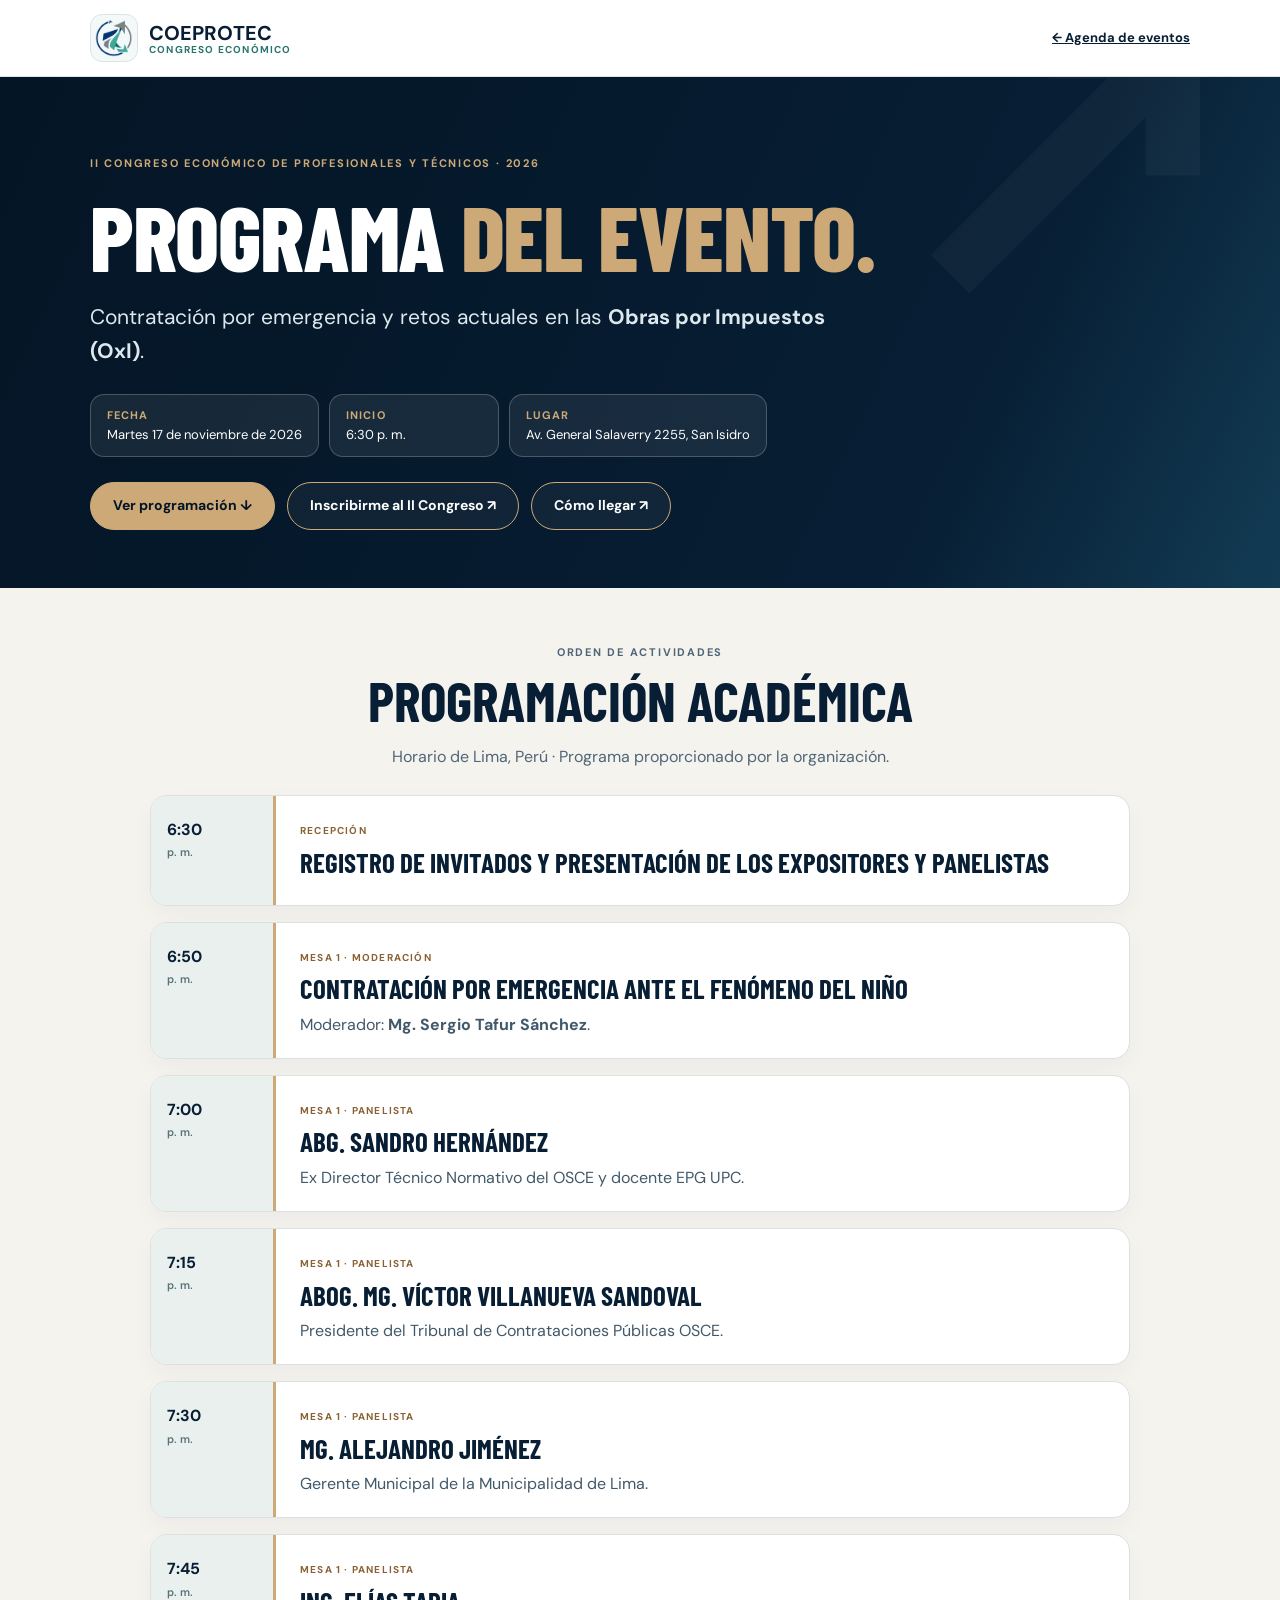
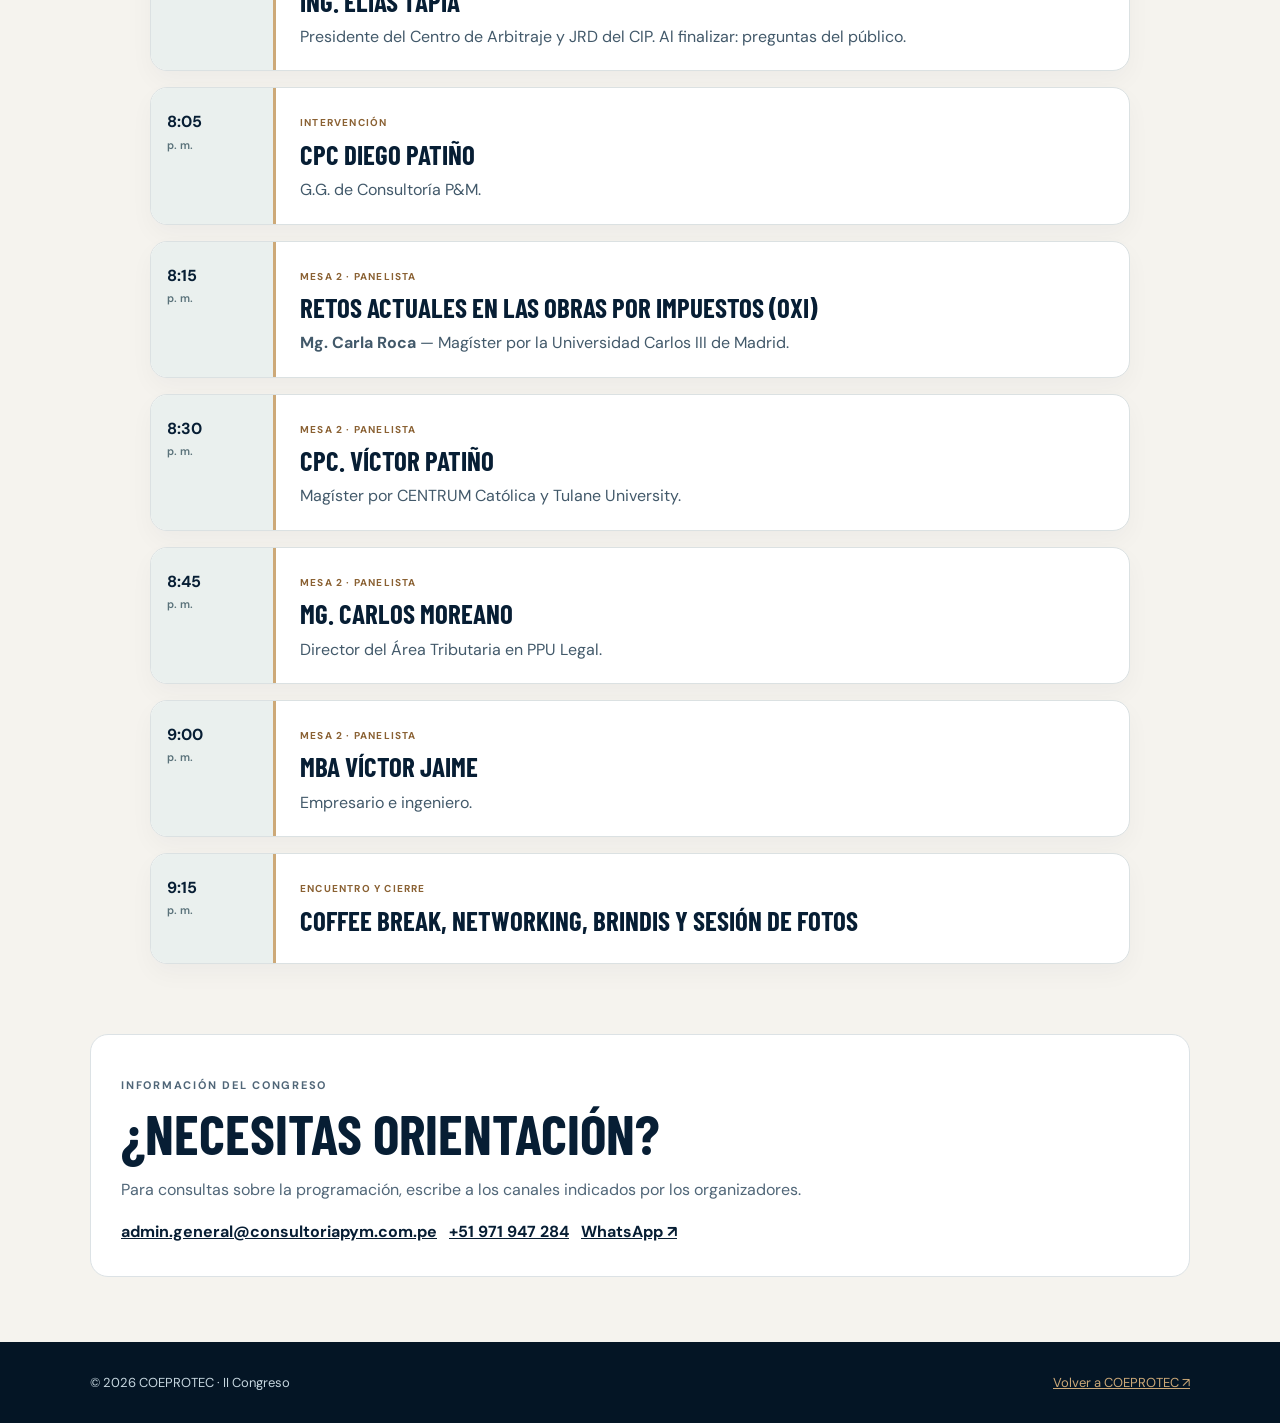
<file: programa-2026.html>
<!doctype html>
<html lang="es">
<head>
<meta charset="utf-8"><meta name="viewport" content="width=device-width,initial-scale=1">
<meta name="theme-color" content="#071e34">
<meta name="description" content="Programa del II Congreso COEPROTEC 2026: Contratación por emergencia y retos actuales en las Obras por Impuestos (OxI). Martes 17 de noviembre, San Isidro, Lima.">
<meta name="robots" content="index,follow">
<link rel="canonical" href="https://www.coeprotec.com/programa-2026.html">
<link rel="icon" type="image/svg+xml" href="/img/logo-mark.svg?v=2"><link rel="icon" sizes="any" href="/favicon.ico"><link rel="icon" type="image/png" sizes="32x32" href="/img/favicon-32.png"><link rel="apple-touch-icon" href="/img/apple-touch-icon.png">
<meta property="og:type" content="website"><meta property="og:site_name" content="COEPROTEC"><meta property="og:title" content="Programa · II Congreso COEPROTEC 2026"><meta property="og:description" content="Martes 17 de noviembre · 6:30 p. m. · Obras por Impuestos (OxI) · Programa académico"><meta property="og:url" content="https://www.coeprotec.com/programa-2026.html"><meta property="og:image" content="https://www.coeprotec.com/img/og-coeprotec.jpg">
<title>Programa del II Congreso COEPROTEC 2026 | COEPROTEC</title>
<link rel="preconnect" href="https://fonts.googleapis.com"><link rel="preconnect" href="https://fonts.gstatic.com" crossorigin>
<link href="https://fonts.googleapis.com/css2?family=Barlow+Condensed:wght@600;700;800&family=DM+Sans:wght@400;500;600;700&display=swap" rel="stylesheet">
<style>
:root{--navy:#071e34;--deep:#041525;--gold:#cda978;--teal:#5caaa0;--paper:#f5f3ee;--ink:#132e42}*{box-sizing:border-box}html{scroll-behavior:smooth}body{margin:0;color:var(--ink);font:16px/1.65 'DM Sans',sans-serif;background:var(--paper)}a{color:inherit}a:focus-visible,button:focus-visible{outline:3px solid #45b0a8;outline-offset:3px}.container{width:min(100% - 36px,1100px);margin:auto}.skip{position:absolute;top:-60px;left:12px;padding:10px;background:#fff;z-index:8}.skip:focus{top:12px}.header{background:#fff;border-bottom:1px solid #dce4e8}.header-inner{display:flex;align-items:center;justify-content:space-between;gap:16px;padding:14px 0}.brand{display:flex;align-items:center;gap:11px;text-decoration:none;font-weight:700;font-size:20px;line-height:1.1;color:var(--navy)}.brand img{width:48px;height:48px;object-fit:contain;padding:4px;background:#f3f8f8;border:1px solid #dce4e8;border-radius:12px}.brand small{display:block;color:#28756e;font-size:10px;letter-spacing:.12em}.header-link{font-size:13px;font-weight:700;color:var(--navy);white-space:nowrap}.hero{background:linear-gradient(115deg,#041525 0%,#071e34 74%,#123c54 100%);color:#fff;position:relative;overflow:hidden;padding:66px 0 58px}.hero:after{content:'↗';position:absolute;right:3%;top:-150px;font:700 440px/.9 'Barlow Condensed',sans-serif;color:#ffffff09;pointer-events:none}.hero-content{position:relative;z-index:1}.eyebrow{font-size:11px;font-weight:700;letter-spacing:.16em;color:var(--gold);text-transform:uppercase}.hero h1{font:800 clamp(49px,8vw,92px)/.94 'Barlow Condensed',sans-serif;text-transform:uppercase;letter-spacing:-.015em;max-width:920px;margin:20px 0}.hero h1 em{color:var(--gold);font-style:normal}.hero .subtitle{max-width:760px;color:#dce8ee;font-size:clamp(16px,2vw,21px)}.details{display:flex;flex-wrap:wrap;gap:10px;margin:25px 0}.detail{background:#ffffff13;border:1px solid #ffffff37;border-radius:14px;padding:11px 16px;min-width:170px;font-size:13px}.detail strong{display:block;color:var(--gold);font-size:11px;letter-spacing:.1em;text-transform:uppercase}.actions{display:flex;flex-wrap:wrap;gap:12px;margin-top:22px}.btn{display:inline-flex;justify-content:center;align-items:center;text-decoration:none;border-radius:999px;min-height:46px;padding:11px 22px;font-weight:700;font-size:14px;border:1px solid var(--gold)}.btn-gold{background:var(--gold);color:var(--deep)}.btn-ghost{color:#fff;background:#ffffff0b}.intro{text-align:center;margin:55px auto 25px}.intro h2,.panel h2{font:700 clamp(35px,5vw,56px)/1 'Barlow Condensed',sans-serif;text-transform:uppercase;color:var(--navy);margin:8px 0}.intro p{color:#506678}.schedule{display:grid;gap:16px;max-width:980px;margin:24px auto 70px}.item{display:grid;grid-template-columns:125px minmax(0,1fr);background:#fff;border:1px solid #dbe1e2;border-radius:17px;overflow:hidden;box-shadow:0 10px 25px #071e3409}.time{background:#eaf0ee;border-right:3px solid var(--gold);padding:21px 16px;font-weight:700;color:var(--navy);font-size:16px}.time span{display:block;font-size:11px;color:#5a727a;font-weight:600}.info{padding:20px 24px}.info h3{font:700 27px/1.12 'Barlow Condensed',sans-serif;text-transform:uppercase;color:var(--navy);margin:0 0 8px}.info p{margin:0;color:#42596a}.info ul{padding-left:20px;margin:12px 0 0}.info li{margin:7px 0}.tag{display:inline-block;color:#8a6133;font-size:10px;font-weight:700;letter-spacing:.12em;text-transform:uppercase;margin-bottom:7px}.panel{background:#fff;border:1px solid #dce2e5;border-radius:18px;padding:30px;margin-bottom:65px}.panel p{color:#506678}.contact{display:flex;flex-wrap:wrap;gap:12px}.contact a{color:var(--navy);font-weight:700}.footer{background:var(--deep);color:#c6d6df;padding:30px 0}.footer-inner{display:flex;flex-wrap:wrap;gap:14px;justify-content:space-between;font-size:13px}.footer a{color:var(--gold)}@media(max-width:620px){.hero{padding:49px 0 44px}.item{grid-template-columns:1fr}.time{border-right:0;border-bottom:2px solid var(--gold);padding:10px 18px}.time span{display:inline;margin-left:8px}.info{padding:18px}.details{display:grid;grid-template-columns:1fr 1fr}.detail{min-width:0}.header-link{font-size:12px}.hero h1{font-size:clamp(43px,12vw,62px)}.panel{padding:21px}}@media(prefers-reduced-motion:reduce){html{scroll-behavior:auto}}
</style>
<script type="application/ld+json">{"@context":"https://schema.org","@type":"Event","name":"II Congreso Económico de Profesionales y Técnicos COEPROTEC 2026","description":"Contratación por emergencia y retos actuales en las Obras por Impuestos (OxI)","startDate":"2026-11-17T18:30:00-05:00","eventStatus":"https://schema.org/EventScheduled","eventAttendanceMode":"https://schema.org/OfflineEventAttendanceMode","location":{"@type":"Place","name":"Av. General Salaverry 2255","address":{"@type":"PostalAddress","streetAddress":"Av. General Salaverry 2255","addressLocality":"San Isidro","addressRegion":"Lima","addressCountry":"PE"}},"url":"https://www.coeprotec.com/programa-2026.html"}</script>
</head>
<body>
<a class="skip" href="#programa">Saltar al programa</a>
<header class="header"><div class="container header-inner"><a class="brand" href="index.html"><img src="img/coeprotec-isotipo.png" alt=""><span>COEPROTEC<small>CONGRESO ECONÓMICO</small></span></a><a class="header-link" href="inscripciones.html">← Agenda de eventos</a></div></header>
<main>
<section class="hero" aria-labelledby="titulo"><div class="container hero-content"><p class="eyebrow">II Congreso Económico de Profesionales y Técnicos · 2026</p><h1 id="titulo">Programa <em>del evento.</em></h1><p class="subtitle">Contratación por emergencia y retos actuales en las <strong>Obras por Impuestos (OxI)</strong>.</p><div class="details"><div class="detail"><strong>Fecha</strong>Martes 17 de noviembre de 2026</div><div class="detail"><strong>Inicio</strong>6:30 p. m.</div><div class="detail"><strong>Lugar</strong>Av. General Salaverry 2255, San Isidro</div></div><div class="actions"><a class="btn btn-gold" href="#programa">Ver programación ↓</a><a class="btn btn-ghost" href="https://forms.cloud.microsoft/Pages/ResponsePage.aspx?id=YLAMDq0J9UmgBWi5tJqh9k7o_JjW8gpHoFETuITyX7hUOTlGRTRSODEzT0s3RUZLNTJNN0JBVjRMTC4u" target="_blank" rel="noopener noreferrer">Inscribirme al II Congreso ↗</a><a class="btn btn-ghost" href="https://maps.google.com/?q=Av.+General+Salaverry+2255+San+Isidro+Lima" target="_blank" rel="noopener noreferrer">Cómo llegar ↗</a></div></div></section>
<section id="programa" class="container" aria-labelledby="programa-titulo"><div class="intro"><p class="eyebrow">Orden de actividades</p><h2 id="programa-titulo">Programación académica</h2><p>Horario de Lima, Perú · Programa proporcionado por la organización.</p></div><div class="schedule">
<article class="item"><div class="time">6:30 <span>p. m.</span></div><div class="info"><span class="tag">Recepción</span><h3>Registro de invitados y presentación de los expositores y panelistas</h3></div></article>
<article class="item"><div class="time">6:50 <span>p. m.</span></div><div class="info"><span class="tag">Mesa 1 · Moderación</span><h3>Contratación por emergencia ante el fenómeno del Niño</h3><p>Moderador: <strong>Mg. Sergio Tafur Sánchez</strong>.</p></div></article>
<article class="item"><div class="time">7:00 <span>p. m.</span></div><div class="info"><span class="tag">Mesa 1 · Panelista</span><h3>Abg. Sandro Hernández</h3><p>Ex Director Técnico Normativo del OSCE y docente EPG UPC.</p></div></article>
<article class="item"><div class="time">7:15 <span>p. m.</span></div><div class="info"><span class="tag">Mesa 1 · Panelista</span><h3>Abog. Mg. Víctor Villanueva Sandoval</h3><p>Presidente del Tribunal de Contrataciones Públicas OSCE.</p></div></article>
<article class="item"><div class="time">7:30 <span>p. m.</span></div><div class="info"><span class="tag">Mesa 1 · Panelista</span><h3>Mg. Alejandro Jiménez</h3><p>Gerente Municipal de la Municipalidad de Lima.</p></div></article>
<article class="item"><div class="time">7:45 <span>p. m.</span></div><div class="info"><span class="tag">Mesa 1 · Panelista</span><h3>Ing. Elías Tapia</h3><p>Presidente del Centro de Arbitraje y JRD del CIP. Al finalizar: preguntas del público.</p></div></article>
<article class="item"><div class="time">8:05 <span>p. m.</span></div><div class="info"><span class="tag">Intervención</span><h3>CPC Diego Patiño</h3><p>G.G. de Consultoría P&amp;M.</p></div></article>
<article class="item"><div class="time">8:15 <span>p. m.</span></div><div class="info"><span class="tag">Mesa 2 · Panelista</span><h3>Retos actuales en las Obras por Impuestos (OxI)</h3><p><strong>Mg. Carla Roca</strong> — Magíster por la Universidad Carlos III de Madrid.</p></div></article>
<article class="item"><div class="time">8:30 <span>p. m.</span></div><div class="info"><span class="tag">Mesa 2 · Panelista</span><h3>CPC. Víctor Patiño</h3><p>Magíster por CENTRUM Católica y Tulane University.</p></div></article>
<article class="item"><div class="time">8:45 <span>p. m.</span></div><div class="info"><span class="tag">Mesa 2 · Panelista</span><h3>Mg. Carlos Moreano</h3><p>Director del Área Tributaria en PPU Legal.</p></div></article>
<article class="item"><div class="time">9:00 <span>p. m.</span></div><div class="info"><span class="tag">Mesa 2 · Panelista</span><h3>MBA Víctor Jaime</h3><p>Empresario e ingeniero.</p></div></article>
<article class="item"><div class="time">9:15 <span>p. m.</span></div><div class="info"><span class="tag">Encuentro y cierre</span><h3>Coffee break, networking, brindis y sesión de fotos</h3></div></article>
</div></section>
<section class="container panel" aria-labelledby="contacto-titulo"><p class="eyebrow">Información del congreso</p><h2 id="contacto-titulo">¿Necesitas orientación?</h2><p>Para consultas sobre la programación, escribe a los canales indicados por los organizadores.</p><div class="contact"><a href="mailto:admin.general@consultoriapym.com.pe">admin.general@consultoriapym.com.pe</a><a href="tel:+51971947284">+51 971 947 284</a><a href="https://wa.me/51971947284" target="_blank" rel="noopener noreferrer">WhatsApp ↗</a></div></section>
</main>
<footer class="footer"><div class="container footer-inner"><span>© 2026 COEPROTEC · II Congreso</span><a href="index.html">Volver a COEPROTEC ↗</a></div></footer>
</body></html>
</file>
